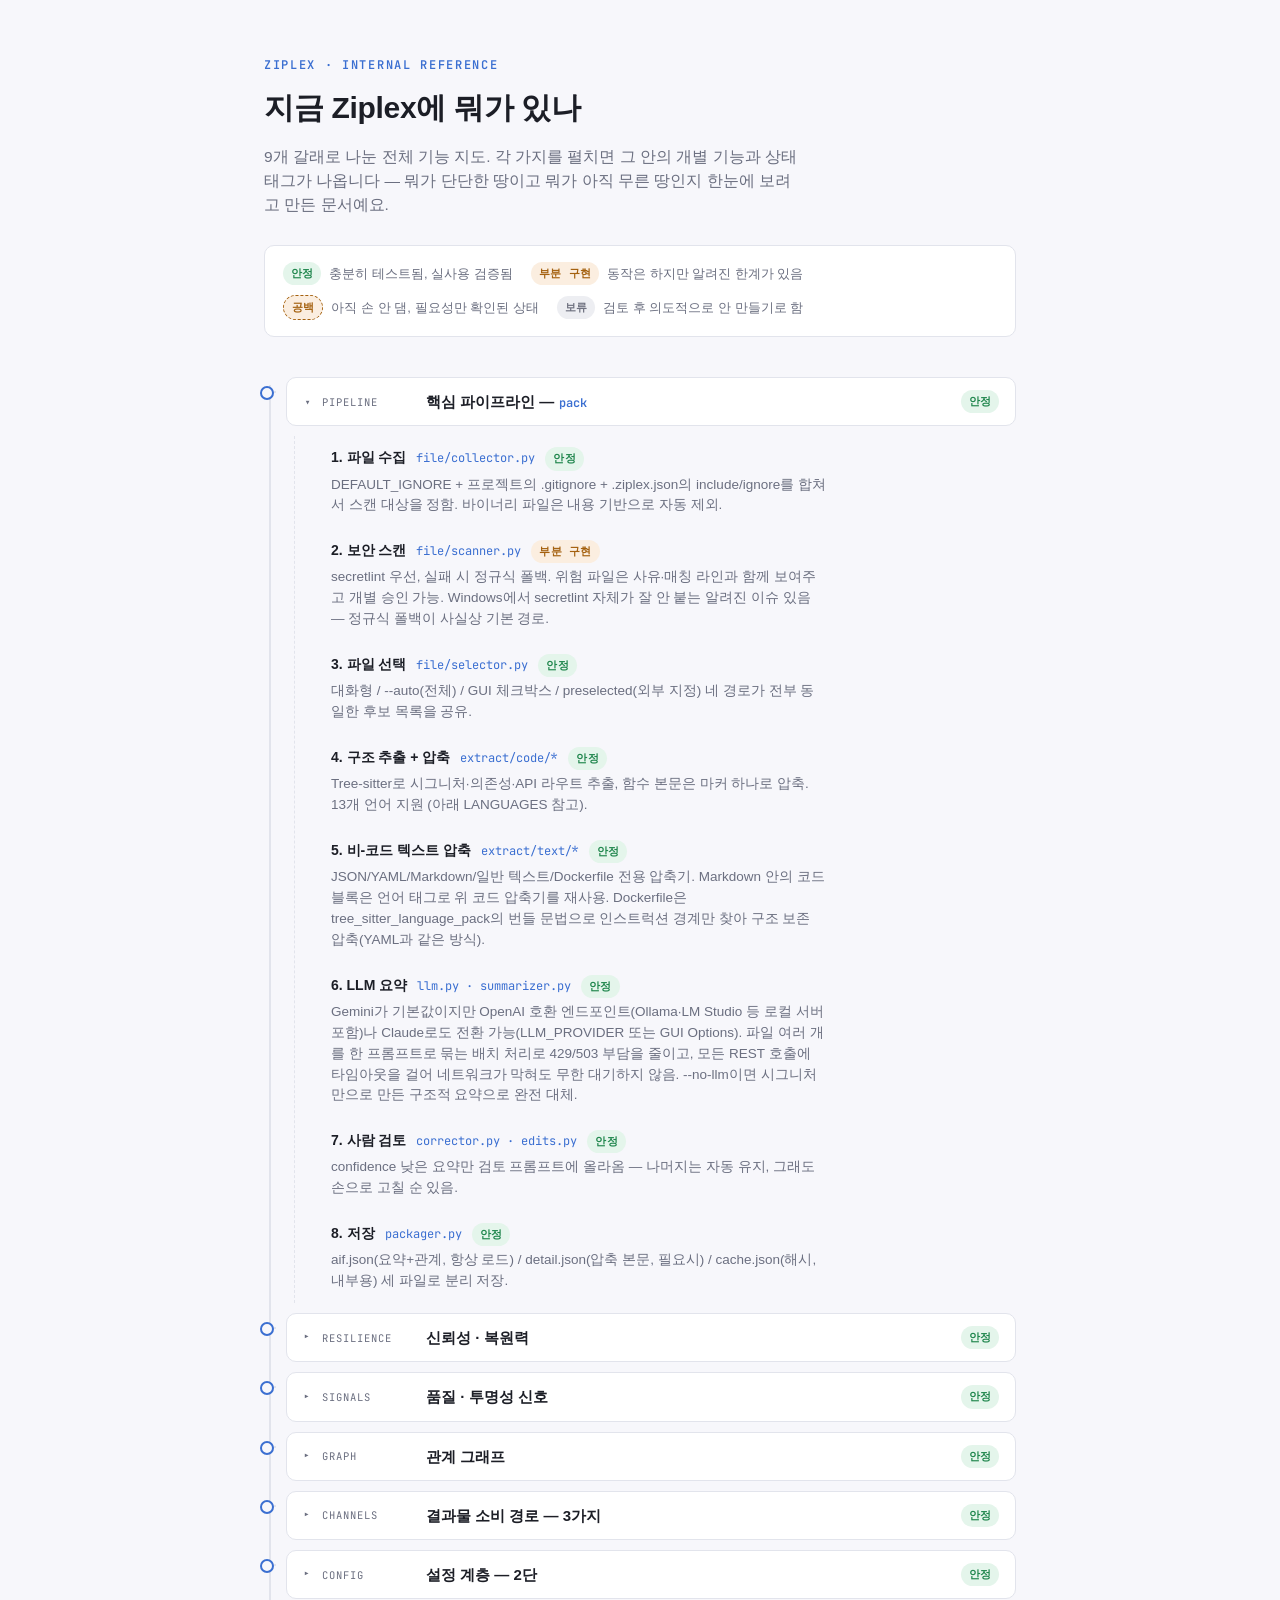
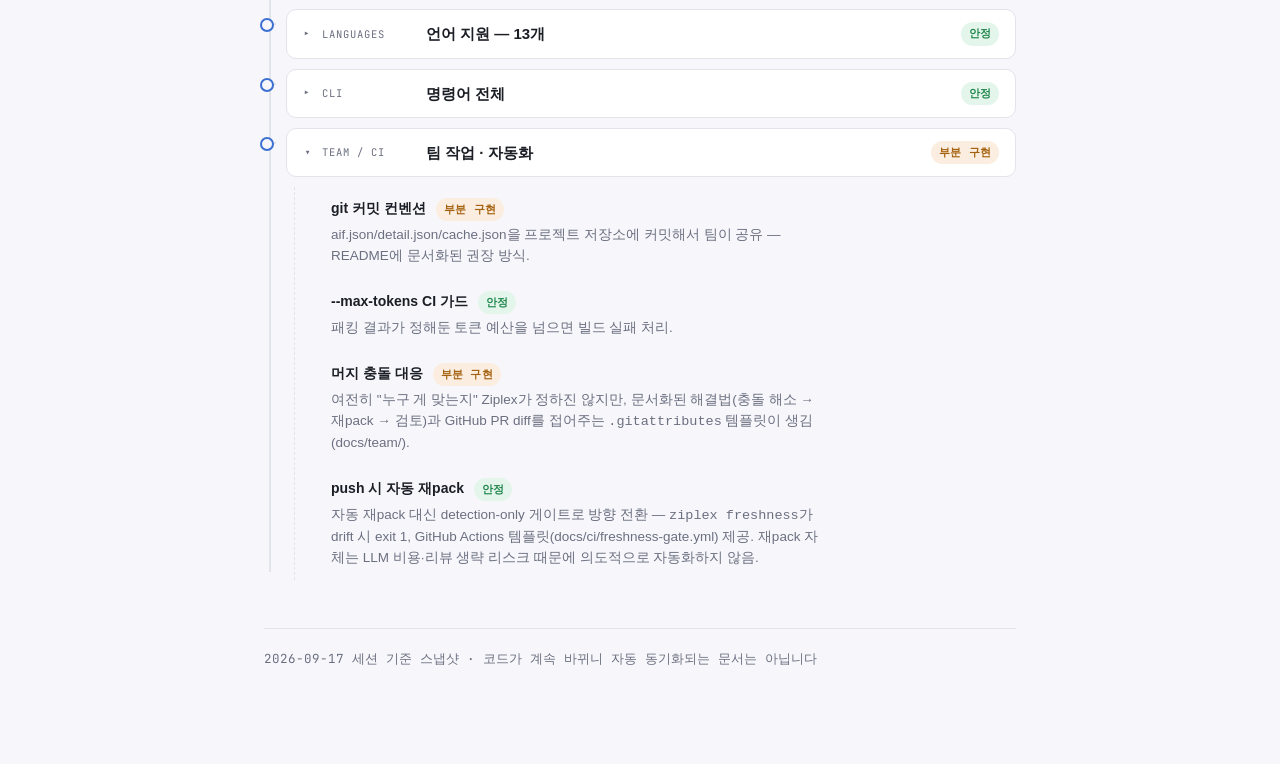
<file: docs/FEATURES.html>
<!DOCTYPE html>
<html lang="ko">
<head>
<meta charset="UTF-8">
<meta name="viewport" content="width=device-width, initial-scale=1">
<title>Ziplex 기능 지도</title>
<!--
  저장소 문서 버전 -- claude.ai 아티팩트로 먼저 만들었던 걸 그대로 커밋.
  더블클릭으로 로컬 브라우저에서 열어보는 용도 (GitHub 저장소 페이지에서는
  렌더링 안 되고 원본 코드로 보임). 기능이 바뀌면 이 파일도 같이 갱신하고
  커밋 -- git 히스토리 자체가 "언제 뭐가 안정/부분구현/공백/보류로 바뀌었나"
  기록이 되도록.
-->
<link rel="preconnect" href="https://fonts.googleapis.com">
<link rel="preconnect" href="https://fonts.gstatic.com" crossorigin>
<link rel="stylesheet" href="https://fonts.googleapis.com/css2?family=JetBrains+Mono:wght@400;500;600;700&display=swap">

<style>
  :root {
    --paper: #f7f7fb;
    --panel: #ffffff;
    --panel-2: #fbfbfe;
    --line: #e2e4ec;
    --ink: #1c1e26;
    --muted: #6b6f80;
    --accent: #3b6fd1;
    --accent-soft: #e8effc;
    --ok: #21874e;
    --ok-soft: #e4f5eb;
    --warn: #a4610f;
    --warn-soft: #fbeee0;
    --hold: #6f7280;
    --hold-soft: #edeef2;
    --mono: 'JetBrains Mono', 'Consolas', 'SFMono-Regular', Menlo, monospace;
    --sans: -apple-system, BlinkMacSystemFont, 'Segoe UI', 'Malgun Gothic', 'Apple SD Gothic Neo', 'Noto Sans KR', sans-serif;
    --radius: 10px;
  }

  @media (prefers-color-scheme: dark) {
    :root:not([data-theme="light"]) {
      --paper: #1e1f24;
      --panel: #26282f;
      --panel-2: #2b2d35;
      --line: #383a44;
      --ink: #e4e5ea;
      --muted: #9a9ca8;
      --accent: #6ea8fe;
      --accent-soft: rgba(110, 168, 254, 0.14);
      --ok: #7fd08a;
      --ok-soft: rgba(127, 208, 138, 0.14);
      --warn: #f2a154;
      --warn-soft: rgba(242, 161, 84, 0.14);
      --hold: #9a9ca8;
      --hold-soft: rgba(154, 156, 168, 0.12);
    }
  }

  :root[data-theme="dark"] {
    --paper: #1e1f24;
    --panel: #26282f;
    --panel-2: #2b2d35;
    --line: #383a44;
    --ink: #e4e5ea;
    --muted: #9a9ca8;
    --accent: #6ea8fe;
    --accent-soft: rgba(110, 168, 254, 0.14);
    --ok: #7fd08a;
    --ok-soft: rgba(127, 208, 138, 0.14);
    --warn: #f2a154;
    --warn-soft: rgba(242, 161, 84, 0.14);
    --hold: #9a9ca8;
    --hold-soft: rgba(154, 156, 168, 0.12);
  }

  * { box-sizing: border-box; }

  body {
    margin: 0;
    background: var(--paper);
    color: var(--ink);
    font-family: var(--sans);
    line-height: 1.55;
  }

  .page {
    max-width: 800px;
    margin: 0 auto;
    padding: 56px 24px 96px;
  }

  header.intro {
    margin-bottom: 40px;
  }

  .kicker {
    font-family: var(--mono);
    font-size: 12px;
    letter-spacing: 0.14em;
    text-transform: uppercase;
    color: var(--accent);
    font-weight: 600;
  }

  h1 {
    font-size: 30px;
    font-weight: 700;
    margin: 10px 0 14px;
    letter-spacing: -0.01em;
    text-wrap: balance;
  }

  .lede {
    color: var(--muted);
    font-size: 15.5px;
    max-width: 62ch;
    margin: 0 0 28px;
  }

  .legend {
    display: flex;
    flex-wrap: wrap;
    gap: 10px 18px;
    padding: 16px 18px;
    background: var(--panel);
    border: 1px solid var(--line);
    border-radius: var(--radius);
  }

  .legend-item {
    display: flex;
    align-items: center;
    gap: 8px;
    font-size: 13px;
    color: var(--muted);
  }

  .chip {
    display: inline-flex;
    align-items: center;
    font-family: var(--mono);
    font-size: 11px;
    font-weight: 600;
    letter-spacing: 0.02em;
    padding: 3px 8px;
    border-radius: 999px;
    white-space: nowrap;
  }
  .chip.ok    { background: var(--ok-soft);   color: var(--ok); }
  .chip.warn  { background: var(--warn-soft); color: var(--warn); }
  .chip.hold  { background: var(--hold-soft); color: var(--hold); }
  .chip.gap   { background: var(--warn-soft); color: var(--warn); border: 1px dashed var(--warn); }

  /* --- the trunk: a vertical rail down the branch list --- */
  .trunk {
    position: relative;
    margin-top: 36px;
    padding-left: 22px;
  }
  .trunk::before {
    content: "";
    position: absolute;
    left: 5px;
    top: 8px;
    bottom: 8px;
    width: 2px;
    background: var(--line);
  }

  details.branch {
    position: relative;
    margin-bottom: 10px;
  }
  details.branch::before {
    content: "";
    position: absolute;
    left: -22px;
    top: 14px;
    width: 12px;
    height: 2px;
    background: var(--line);
  }
  details.branch::after {
    content: "";
    position: absolute;
    left: -26px;
    top: 9px;
    width: 10px;
    height: 10px;
    border-radius: 50%;
    background: var(--paper);
    border: 2px solid var(--accent);
  }

  summary {
    cursor: pointer;
    list-style: none;
    display: flex;
    align-items: center;
    gap: 12px;
    padding: 12px 16px;
    background: var(--panel);
    border: 1px solid var(--line);
    border-radius: var(--radius);
    user-select: none;
  }
  summary::-webkit-details-marker { display: none; }
  summary:hover { border-color: var(--accent); }
  summary:focus-visible { outline: 2px solid var(--accent); outline-offset: 2px; }

  summary .caret {
    font-family: var(--mono);
    font-size: 12px;
    color: var(--muted);
    transition: transform 0.15s ease;
    flex-shrink: 0;
  }
  details[open] > summary .caret { transform: rotate(90deg); }

  .branch-kicker {
    font-family: var(--mono);
    font-size: 10.5px;
    letter-spacing: 0.1em;
    color: var(--muted);
    flex-shrink: 0;
    width: 92px;
  }

  .branch-title {
    font-weight: 600;
    font-size: 15px;
    flex: 1;
  }

  .branch-count {
    font-family: var(--mono);
    font-size: 11.5px;
    color: var(--muted);
  }

  .twigs {
    margin: 10px 0 4px 8px;
    padding-left: 22px;
    border-left: 1px dashed var(--line);
    display: flex;
    flex-direction: column;
    gap: 2px;
  }

  .twig {
    padding: 11px 14px;
    border-radius: 8px;
  }
  .twig:hover { background: var(--panel-2); }

  .twig-head {
    display: flex;
    align-items: baseline;
    gap: 10px;
    flex-wrap: wrap;
  }

  .twig-name {
    font-weight: 600;
    font-size: 14px;
  }

  .twig-mod {
    font-family: var(--mono);
    font-size: 12px;
    color: var(--accent);
  }

  .twig-desc {
    margin: 4px 0 0;
    color: var(--muted);
    font-size: 13.5px;
    max-width: 66ch;
  }

  .branch-note {
    margin: 2px 0 12px 30px;
    color: var(--muted);
    font-size: 13px;
    max-width: 62ch;
  }

  footer {
    margin-top: 48px;
    padding-top: 20px;
    border-top: 1px solid var(--line);
    font-size: 12.5px;
    color: var(--muted);
    font-family: var(--mono);
  }

  @media (max-width: 560px) {
    .branch-kicker { display: none; }
    .trunk { padding-left: 14px; }
    details.branch::before { left: -14px; width: 6px; }
    details.branch::after { left: -17px; }
  }
</style>
</head>
<body>

<div class="page">

  <header class="intro">
    <div class="kicker">Ziplex · internal reference</div>
    <h1>지금 Ziplex에 뭐가 있나</h1>
    <p class="lede">
      9개 갈래로 나눈 전체 기능 지도. 각 가지를 펼치면 그 안의 개별 기능과
      상태 태그가 나옵니다 — 뭐가 단단한 땅이고 뭐가 아직 무른 땅인지
      한눈에 보려고 만든 문서예요.
    </p>

    <div class="legend">
      <div class="legend-item"><span class="chip ok">안정</span> 충분히 테스트됨, 실사용 검증됨</div>
      <div class="legend-item"><span class="chip warn">부분 구현</span> 동작은 하지만 알려진 한계가 있음</div>
      <div class="legend-item"><span class="chip gap">공백</span> 아직 손 안 댐, 필요성만 확인된 상태</div>
      <div class="legend-item"><span class="chip hold">보류</span> 검토 후 의도적으로 안 만들기로 함</div>
    </div>
  </header>

  <div class="trunk">

    <!-- 1. PIPELINE -->
    <details class="branch" open>
      <summary>
        <span class="caret">▸</span>
        <span class="branch-kicker">PIPELINE</span>
        <span class="branch-title">핵심 파이프라인 — <code class="twig-mod">pack</code></span>
        <span class="chip ok">안정</span>
      </summary>
      <div class="twigs">
        <div class="twig">
          <div class="twig-head">
            <span class="twig-name">1. 파일 수집</span>
            <span class="twig-mod">file/collector.py</span>
            <span class="chip ok">안정</span>
          </div>
          <p class="twig-desc">DEFAULT_IGNORE + 프로젝트의 .gitignore + .ziplex.json의 include/ignore를 합쳐서 스캔 대상을 정함. 바이너리 파일은 내용 기반으로 자동 제외.</p>
        </div>
        <div class="twig">
          <div class="twig-head">
            <span class="twig-name">2. 보안 스캔</span>
            <span class="twig-mod">file/scanner.py</span>
            <span class="chip warn">부분 구현</span>
          </div>
          <p class="twig-desc">secretlint 우선, 실패 시 정규식 폴백. 위험 파일은 사유·매칭 라인과 함께 보여주고 개별 승인 가능. Windows에서 secretlint 자체가 잘 안 붙는 알려진 이슈 있음 — 정규식 폴백이 사실상 기본 경로.</p>
        </div>
        <div class="twig">
          <div class="twig-head">
            <span class="twig-name">3. 파일 선택</span>
            <span class="twig-mod">file/selector.py</span>
            <span class="chip ok">안정</span>
          </div>
          <p class="twig-desc">대화형 / --auto(전체) / GUI 체크박스 / preselected(외부 지정) 네 경로가 전부 동일한 후보 목록을 공유.</p>
        </div>
        <div class="twig">
          <div class="twig-head">
            <span class="twig-name">4. 구조 추출 + 압축</span>
            <span class="twig-mod">extract/code/*</span>
            <span class="chip ok">안정</span>
          </div>
          <p class="twig-desc">Tree-sitter로 시그니처·의존성·API 라우트 추출, 함수 본문은 마커 하나로 압축. 13개 언어 지원 (아래 LANGUAGES 참고).</p>
        </div>
        <div class="twig">
          <div class="twig-head">
            <span class="twig-name">5. 비-코드 텍스트 압축</span>
            <span class="twig-mod">extract/text/*</span>
            <span class="chip ok">안정</span>
          </div>
          <p class="twig-desc">JSON/YAML/Markdown/일반 텍스트/Dockerfile 전용 압축기. Markdown 안의 코드 블록은 언어 태그로 위 코드 압축기를 재사용. Dockerfile은 tree_sitter_language_pack의 번들 문법으로 인스트럭션 경계만 찾아 구조 보존 압축(YAML과 같은 방식).</p>
        </div>
        <div class="twig">
          <div class="twig-head">
            <span class="twig-name">6. LLM 요약</span>
            <span class="twig-mod">llm.py · summarizer.py</span>
            <span class="chip ok">안정</span>
          </div>
          <p class="twig-desc">Gemini가 기본값이지만 OpenAI 호환 엔드포인트(Ollama·LM Studio 등 로컬 서버 포함)나 Claude로도 전환 가능(LLM_PROVIDER 또는 GUI Options). 파일 여러 개를 한 프롬프트로 묶는 배치 처리로 429/503 부담을 줄이고, 모든 REST 호출에 타임아웃을 걸어 네트워크가 막혀도 무한 대기하지 않음. --no-llm이면 시그니처만으로 만든 구조적 요약으로 완전 대체.</p>
        </div>
        <div class="twig">
          <div class="twig-head">
            <span class="twig-name">7. 사람 검토</span>
            <span class="twig-mod">corrector.py · edits.py</span>
            <span class="chip ok">안정</span>
          </div>
          <p class="twig-desc">confidence 낮은 요약만 검토 프롬프트에 올라옴 — 나머지는 자동 유지, 그래도 손으로 고칠 순 있음.</p>
        </div>
        <div class="twig">
          <div class="twig-head">
            <span class="twig-name">8. 저장</span>
            <span class="twig-mod">packager.py</span>
            <span class="chip ok">안정</span>
          </div>
          <p class="twig-desc">aif.json(요약+관계, 항상 로드) / detail.json(압축 본문, 필요시) / cache.json(해시, 내부용) 세 파일로 분리 저장.</p>
        </div>
      </div>
    </details>

    <!-- 2. RESILIENCE -->
    <details class="branch">
      <summary>
        <span class="caret">▸</span>
        <span class="branch-kicker">RESILIENCE</span>
        <span class="branch-title">신뢰성 · 복원력</span>
        <span class="chip ok">안정</span>
      </summary>
      <div class="twigs">
        <div class="twig">
          <div class="twig-head">
            <span class="twig-name">체크포인트 저장/재개</span>
            <span class="twig-mod">checkpoint.py</span>
            <span class="chip ok">안정</span>
          </div>
          <p class="twig-desc">LLM 호출이 반복 실패하면 그 시점까지 결과를 저장하고 중단. 다음 pack에서 자동 발견해 이어서 진행. 경로 해시로 이름 같은 다른 프로젝트끼리 안 섞임.</p>
        </div>
        <div class="twig">
          <div class="twig-head">
            <span class="twig-name">Incremental re-pack</span>
            <span class="twig-mod">freshness.py</span>
            <span class="chip ok">안정</span>
          </div>
          <p class="twig-desc">내용 해시가 그대로인 파일은 이전 요약을 그대로 재사용 — 바뀐 파일만 LLM 호출.</p>
        </div>
        <div class="twig">
          <div class="twig-head">
            <span class="twig-name">Freshness 감지</span>
            <span class="twig-mod">freshness.py</span>
            <span class="chip ok">안정</span>
          </div>
          <p class="twig-desc">해시 비교만으로 "이 pack이 디스크 상태랑 얼마나 어긋났나" 확인. LLM 호출 없음, CLI/MCP/GUI 배지 전부 이걸 공유.</p>
        </div>
        <div class="twig">
          <div class="twig-head">
            <span class="twig-name">GUI 작업 취소/재개</span>
            <span class="twig-mod">gui/pack_service.py</span>
            <span class="chip ok">안정</span>
          </div>
          <p class="twig-desc">백그라운드로 도는 pack 작업을 "저장 후 취소"하면 위 체크포인트와 같은 방식으로 다음 실행에 자동 이어짐.</p>
        </div>
      </div>
    </details>

    <!-- 3. SIGNALS -->
    <details class="branch">
      <summary>
        <span class="caret">▸</span>
        <span class="branch-kicker">SIGNALS</span>
        <span class="branch-title">품질 · 투명성 신호</span>
        <span class="chip ok">안정</span>
      </summary>
      <div class="twigs">
        <div class="twig">
          <div class="twig-head">
            <span class="twig-name">confidence 점수</span>
            <span class="twig-mod">confidence.py</span>
            <span class="chip warn">부분 구현</span>
          </div>
          <p class="twig-desc">요약 단어와 실제 시그니처의 겹침을 보는 휴리스틱. 0.34 미만이면 검토 대상. 시그니처가 적은 파일(필드 초기화가 로직인 클래스 등)은 구조적으로 낮게 나올 수 있음 — 정답 검증기는 아님.</p>
        </div>
        <div class="twig">
          <div class="twig-head">
            <span class="twig-name">tech_stack 감지</span>
            <span class="twig-mod">tech_stack.py</span>
            <span class="chip ok">안정</span>
          </div>
          <p class="twig-desc">package.json/requirements.txt 등 매니페스트 8종을 직접 파싱. LLM 호출 없이 "실제로 뭘 의존한다고 선언했나"만 뽑음.</p>
        </div>
        <div class="twig">
          <div class="twig-head">
            <span class="twig-name">security_scan</span>
            <span class="twig-mod">project.security_scan</span>
            <span class="chip ok">안정</span>
          </div>
          <p class="twig-desc">이번 pack에서 몇 개가 걸렸고, 몇 개가 승인됐고, 몇 개가 빠졌는지 project에 기록. aif.json만 따로 봐도 "이거 스캔은 됐나"를 알 수 있게.</p>
        </div>
        <div class="twig">
          <div class="twig-head">
            <span class="twig-name">format_notes</span>
            <span class="twig-mod">project.format_notes</span>
            <span class="chip ok">안정</span>
          </div>
          <p class="twig-desc">aif.json이 이 프로젝트 문서 하나 없이 단독으로 다른 사람/AI에게 넘어가도, 마커·confidence 의미를 스스로 설명하는 고정 문구.</p>
        </div>
        <div class="twig">
          <div class="twig-head">
            <span class="twig-name">패킹 언어 선택</span>
            <span class="twig-mod">project.language</span>
            <span class="chip ok">안정</span>
          </div>
          <p class="twig-desc">pack --lang en|ko (GUI 드롭다운도 동일) — summary/rules/AI 가이드를 그 언어로 직접 작성. GUI 화면 표시 언어(상단바 토글)와는 별개 설정.</p>
        </div>
      </div>
    </details>

    <!-- 4. GRAPH -->
    <details class="branch">
      <summary>
        <span class="caret">▸</span>
        <span class="branch-kicker">GRAPH</span>
        <span class="branch-title">관계 그래프</span>
        <span class="chip ok">안정</span>
      </summary>
      <div class="twigs">
        <div class="twig">
          <div class="twig-head">
            <span class="twig-name">의존성 그래프 연산</span>
            <span class="twig-mod">file/relationship.py</span>
            <span class="chip ok">안정</span>
          </div>
          <p class="twig-desc">internal/external 분리, build_tree · move_file · has_cycle · get_dependents · get_blast_radius. GUI 편집기와 corrector.py가 같이 씀.</p>
        </div>
        <div class="twig">
          <div class="twig-head">
            <span class="twig-name">텍스트 참조 매칭</span>
            <span class="twig-mod">text_references.py</span>
            <span class="chip warn">부분 구현</span>
          </div>
          <p class="twig-desc">Tree-sitter 문법이 없는 파일(Godot 씬, README)도 실제 파일명 언급을 찾아 관계에 편입 — 무료, LLM 없음. 산문 언급과 구조적 참조를 구분 못 함(둘 다 그냥 dependencies에 섞임).</p>
        </div>
        <div class="twig">
          <div class="twig-head">
            <span class="twig-name">Go 패키지 임포트 확장</span>
            <span class="twig-mod">go_packages.py</span>
            <span class="chip ok">안정</span>
          </div>
          <p class="twig-desc">Go의 import는 파일이 아니라 패키지(디렉터리) 단위라 기본 방식으론 항상 external 처리됨 — go.mod의 module 경로 + 패키지별 파일 인덱스로 실제 파일들로 펼쳐줌. 무료, LLM 없음, Go 아닌 프로젝트엔 영향 없음.</p>
        </div>
      </div>
    </details>

    <!-- 5. CHANNELS -->
    <details class="branch">
      <summary>
        <span class="caret">▸</span>
        <span class="branch-kicker">CHANNELS</span>
        <span class="branch-title">결과물 소비 경로 — 3가지</span>
        <span class="chip ok">안정</span>
      </summary>
      <div class="twigs">
        <div class="twig">
          <div class="twig-head">
            <span class="twig-name">MCP 서버</span>
            <span class="twig-mod">mcp_server.py</span>
            <span class="chip ok">안정</span>
          </div>
          <p class="twig-desc">읽기 전용 툴 9개. Claude Code/Cursor 등에서 aif.json을 복붙 없이 바로 질의. get_dependents/get_blast_radius는 사람이 보정한 그래프 위에서 동작.</p>
        </div>
        <div class="twig">
          <div class="twig-head">
            <span class="twig-name">로컬 GUI</span>
            <span class="twig-mod">gui/</span>
            <span class="chip ok">안정</span>
          </div>
          <p class="twig-desc">pack부터 browse까지. 127.0.0.1 전용, 서버·계정·외부 전송 없음. Claude Code를 못 쓰는 환경(폐쇄망 등)을 위한 경로.</p>
        </div>
        <div class="twig">
          <div class="twig-head">
            <span class="twig-name">Claude Agent Skill export</span>
            <span class="twig-mod">skill_export.py</span>
            <span class="chip ok">안정</span>
          </div>
          <p class="twig-desc">.claude/skills/ 아래에 정적으로 놓아두면 서버 없이 Claude Code가 알아서 인식. 원본 소스는 절대 안 실음.</p>
        </div>
      </div>
    </details>

    <!-- 6. CONFIG -->
    <details class="branch">
      <summary>
        <span class="caret">▸</span>
        <span class="branch-kicker">CONFIG</span>
        <span class="branch-title">설정 계층 — 2단</span>
        <span class="chip ok">안정</span>
      </summary>
      <div class="twigs">
        <div class="twig">
          <div class="twig-head">
            <span class="twig-name">.ziplex.json</span>
            <span class="twig-mod">config.py</span>
            <span class="chip ok">안정</span>
          </div>
          <p class="twig-desc">대상 프로젝트별 include/ignore. 그 프로젝트 저장소에 커밋하는 용도 — Ziplex 자체 저장소가 아님.</p>
        </div>
        <div class="twig">
          <div class="twig-head">
            <span class="twig-name">~/.ziplex/settings.json</span>
            <span class="twig-mod">settings.py</span>
            <span class="chip ok">안정</span>
          </div>
          <p class="twig-desc">사용자별 — 기본 출력 폴더(전역+프로젝트별 고정), AI 프로바이더 선택(Gemini/OpenAI 호환/Claude)과 각각의 키·모델·base URL(GUI Options에서 입력, Ollama/LM Studio는 원클릭 프리셋 제공).</p>
        </div>
      </div>
    </details>

    <!-- 7. LANGUAGES -->
    <details class="branch">
      <summary>
        <span class="caret">▸</span>
        <span class="branch-kicker">LANGUAGES</span>
        <span class="branch-title">언어 지원 — 13개</span>
        <span class="chip ok">안정</span>
      </summary>
      <div class="twigs">
        <div class="twig">
          <div class="twig-head">
            <span class="twig-name">Python · Java · TypeScript · JavaScript</span>
            <span class="chip ok">안정</span>
          </div>
        </div>
        <div class="twig">
          <div class="twig-head">
            <span class="twig-name">Lua · GDScript</span>
            <span class="chip ok">안정</span>
          </div>
        </div>
        <div class="twig">
          <div class="twig-head">
            <span class="twig-name">Go · C++ · Rust · C#</span>
            <span class="chip ok">안정</span>
          </div>
        </div>
        <div class="twig">
          <div class="twig-head">
            <span class="twig-name">PHP · Ruby</span>
            <span class="chip ok">안정</span>
          </div>
        </div>
        <div class="twig">
          <div class="twig-head">
            <span class="twig-name">Bash (.sh/.bash)</span>
            <span class="chip ok">안정</span>
          </div>
          <p class="twig-desc">가장 최근에 추가됨. 함수 파라미터 리스트가 없는 문법이라 zero_arg_types를 무조건 적용 — 실제 mock pack으로 끝까지 검증됨.</p>
        </div>
      </div>
      <p class="branch-note">languages.py에 LanguageConfig 엔트리 하나 추가하는 게 새 언어를 붙이는 방법 — extractor.py/compressor.py는 언어를 하드코딩하지 않음.</p>
    </details>

    <!-- 8. CLI -->
    <details class="branch">
      <summary>
        <span class="caret">▸</span>
        <span class="branch-kicker">CLI</span>
        <span class="branch-title">명령어 전체</span>
        <span class="chip ok">안정</span>
      </summary>
      <div class="twigs">
        <div class="twig">
          <div class="twig-head">
            <span class="twig-name"><code class="twig-mod">pack</code> · <code class="twig-mod">init</code></span>
          </div>
          <p class="twig-desc">전체 파이프라인 / .ziplex.json 스캐폴딩.</p>
        </div>
        <div class="twig">
          <div class="twig-head">
            <span class="twig-name"><code class="twig-mod">collect</code> · <code class="twig-mod">tokens</code> · <code class="twig-mod">tree</code> · <code class="twig-mod">search</code></span>
          </div>
          <p class="twig-desc">pack 없이 미리보기 — 수집만 / 토큰 카운트만 / 의존성 트리만 / 정규식 검색.</p>
        </div>
        <div class="twig">
          <div class="twig-head">
            <span class="twig-name"><code class="twig-mod">detail</code> · <code class="twig-mod">freshness</code> · <code class="twig-mod">skill</code></span>
          </div>
          <p class="twig-desc">detail.json 부분 읽기 / stale 여부 확인 / Claude Skill로 내보내기.</p>
        </div>
        <div class="twig">
          <div class="twig-head">
            <span class="twig-name"><code class="twig-mod">signatures</code> · <code class="twig-mod">dependencies</code> · <code class="twig-mod">api</code> · <code class="twig-mod">compress</code> · <code class="twig-mod">debug</code></span>
          </div>
          <p class="twig-desc">단일 파일에 대해 추출 단계 하나만 실행 — 디버깅용.</p>
        </div>
        <div class="twig">
          <div class="twig-head">
            <span class="twig-name"><code class="twig-mod">link</code> · <code class="twig-mod">unlink</code> · <code class="twig-mod">summary</code></span>
          </div>
          <p class="twig-desc">이미 저장된 aif.json을 재패킹 없이 부분 수정 — 관계 엣지 추가/삭제, 파일·폴더 요약 한 줄 고치기.</p>
        </div>
        <div class="twig">
          <div class="twig-head">
            <span class="twig-name"><code class="twig-mod">settings</code> · <code class="twig-mod">checkpoint</code> · <code class="twig-mod">doctor</code></span>
          </div>
          <p class="twig-desc">~/.ziplex/settings.json 조회/수정(GUI Options의 CLI 버전) / 남은 체크포인트 조회·삭제 / 환경 진단(파이썬 버전, 활성 LLM 프로바이더·모델·키, secretlint 설치 여부, 남은 체크포인트 — LLM 호출 없음).</p>
        </div>
      </div>
    </details>

    <!-- 9. TEAM / CI -->
    <details class="branch" open>
      <summary>
        <span class="caret">▸</span>
        <span class="branch-kicker">TEAM / CI</span>
        <span class="branch-title">팀 작업 · 자동화</span>
        <span class="chip warn">부분 구현</span>
      </summary>
      <div class="twigs">
        <div class="twig">
          <div class="twig-head">
            <span class="twig-name">git 커밋 컨벤션</span>
            <span class="chip warn">부분 구현</span>
          </div>
          <p class="twig-desc">aif.json/detail.json/cache.json을 프로젝트 저장소에 커밋해서 팀이 공유 — README에 문서화된 권장 방식.</p>
        </div>
        <div class="twig">
          <div class="twig-head">
            <span class="twig-name">--max-tokens CI 가드</span>
            <span class="chip ok">안정</span>
          </div>
          <p class="twig-desc">패킹 결과가 정해둔 토큰 예산을 넘으면 빌드 실패 처리.</p>
        </div>
        <div class="twig">
          <div class="twig-head">
            <span class="twig-name">머지 충돌 대응</span>
            <span class="chip warn">부분 구현</span>
          </div>
          <p class="twig-desc">여전히 "누구 게 맞는지" Ziplex가 정하진 않지만, 문서화된 해결법(충돌 해소 → 재pack → 검토)과 GitHub PR diff를 접어주는 <code>.gitattributes</code> 템플릿이 생김 (docs/team/).</p>
        </div>
        <div class="twig">
          <div class="twig-head">
            <span class="twig-name">push 시 자동 재pack</span>
            <span class="chip ok">안정</span>
          </div>
          <p class="twig-desc">자동 재pack 대신 detection-only 게이트로 방향 전환 — <code>ziplex freshness</code>가 drift 시 exit 1, GitHub Actions 템플릿(docs/ci/freshness-gate.yml) 제공. 재pack 자체는 LLM 비용·리뷰 생략 리스크 때문에 의도적으로 자동화하지 않음.</p>
        </div>
      </div>
    </details>

  </div>

  <footer>
    2026-09-17 세션 기준 스냅샷 · 코드가 계속 바뀌니 자동 동기화되는 문서는 아닙니다
  </footer>

</div>
</body>
</html>
</file>
